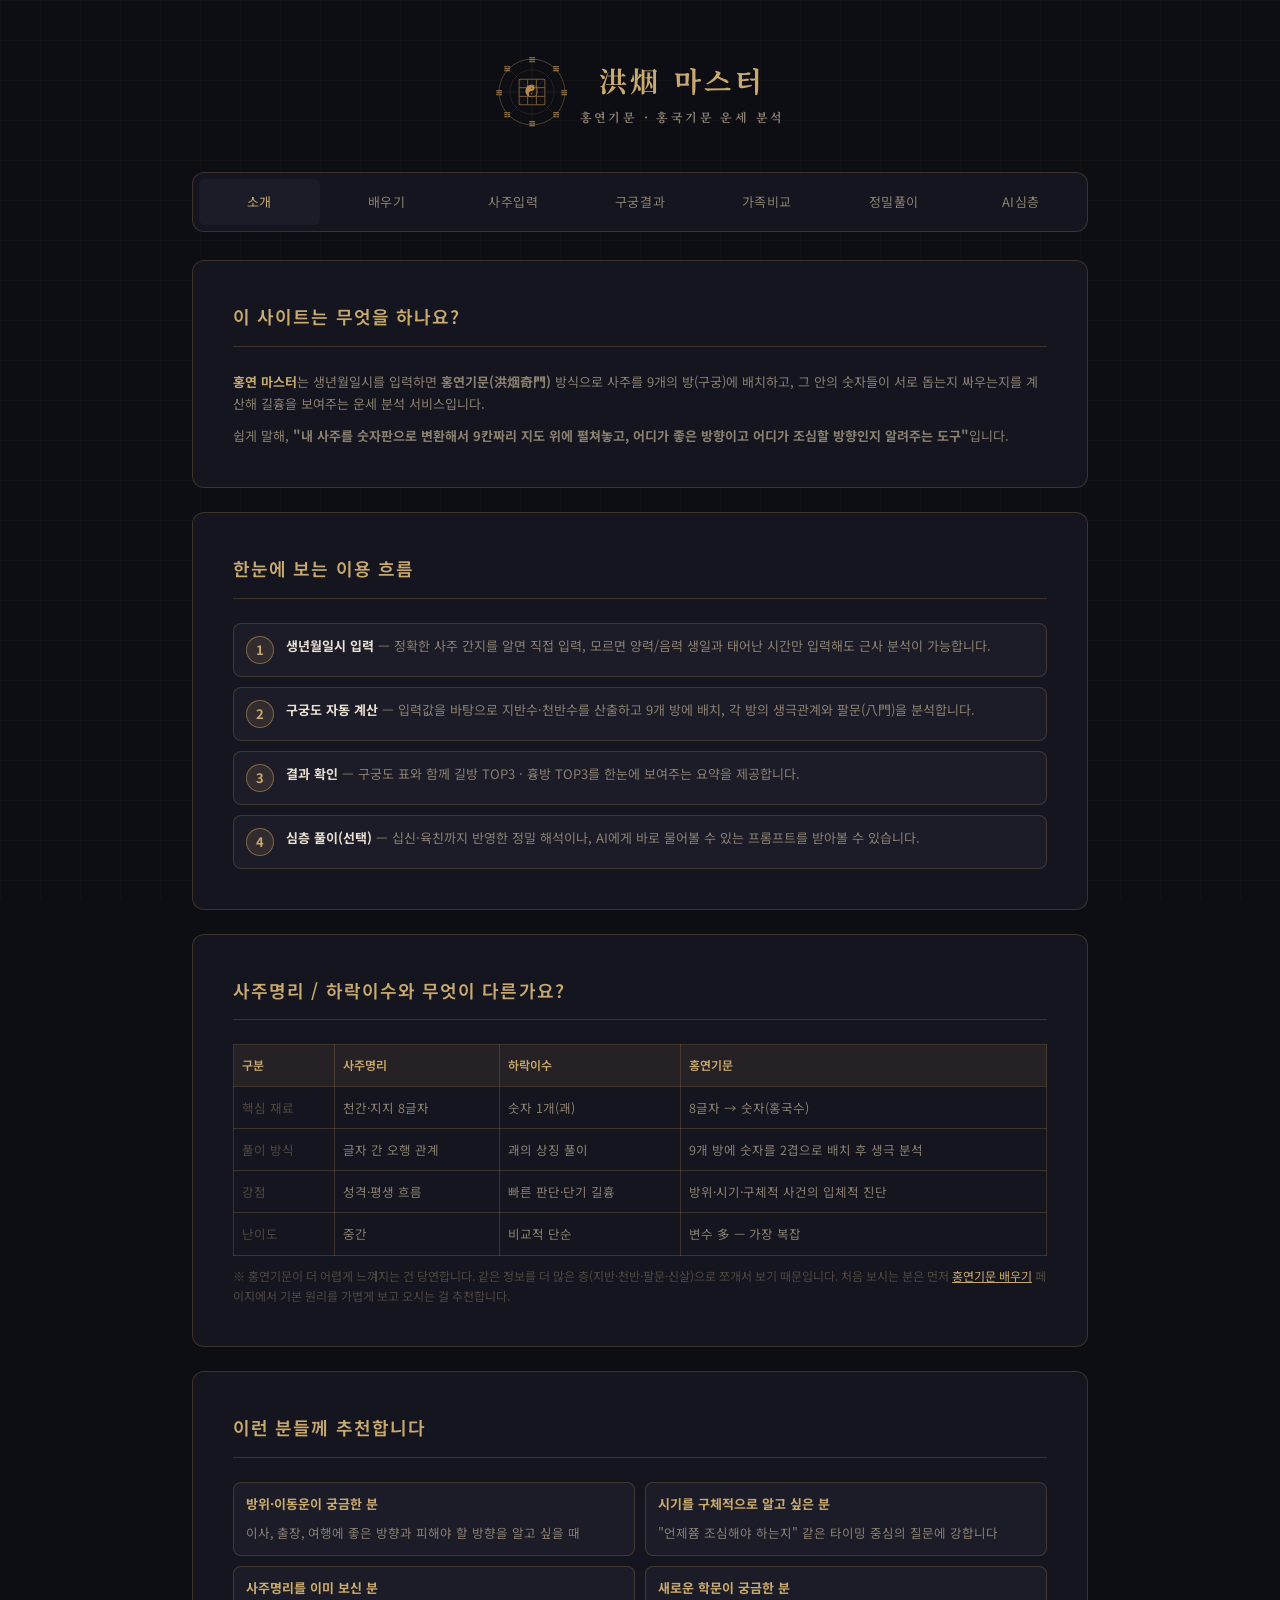
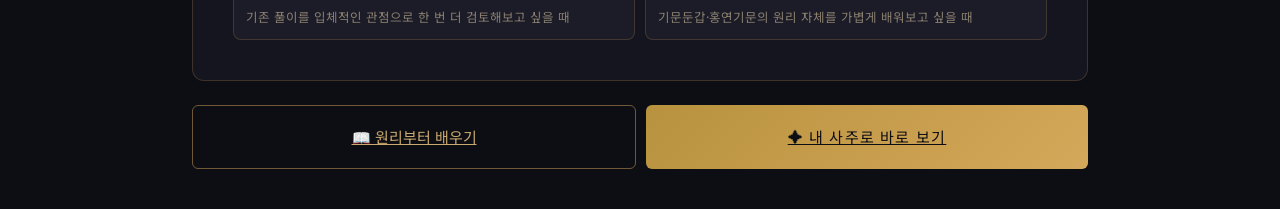
<file: about.html>
<!DOCTYPE html>
<html lang="ko">
<head>
  <meta charset="UTF-8">
  <meta name="viewport" content="width=device-width, initial-scale=1.0">
  <title>이 사이트는 무엇을 하나요? — 홍연 마스터</title>
  <link rel="stylesheet" href="css/style.css">
  <style>
    .about-section { margin-top: 20px; }
    .about-section h3 {
      font-size: 15px; color: var(--gold);
      margin-bottom: 10px; font-weight: 600;
    }
    .about-section p, .about-section li {
      font-size: 13px; color: var(--text-muted);
      line-height: 1.7;
    }
    .about-section p { margin-bottom: 10px; }
    .about-section p:last-child { margin-bottom: 0; }
    .about-section ul { padding-left: 18px; margin: 8px 0 0; }
    .about-section li { margin-bottom: 6px; }

    .compare-table {
      width: 100%; border-collapse: collapse; margin-top: 12px;
      font-size: 12.5px;
    }
    .compare-table th, .compare-table td {
      border: 1px solid var(--border);
      padding: 10px 8px; text-align: left;
      color: var(--text-muted);
    }
    .compare-table th {
      background: rgba(180,140,80,0.10);
      color: var(--gold); font-weight: 600;
      font-size: 12px;
    }
    .compare-table td:first-child { color: var(--text-dim); white-space: nowrap; }

    .step-flow {
      display: flex; flex-direction: column; gap: 10px; margin-top: 14px;
    }
    .step-flow .step {
      display: flex; align-items: flex-start; gap: 12px;
      padding: 12px; border: 1px solid var(--border);
      border-radius: 8px; background: var(--bg-panel);
    }
    .step-flow .num {
      flex-shrink: 0; width: 28px; height: 28px;
      border-radius: 50%; background: rgba(180,140,80,0.15);
      border: 1px solid var(--border-glow); color: var(--gold);
      display: flex; align-items: center; justify-content: center;
      font-size: 13px; font-weight: 700;
    }
    .step-flow .txt { font-size: 13px; color: var(--text-muted); line-height: 1.6; }
    .step-flow .txt b { color: var(--text-main); }

    .cta-row {
      display: flex; gap: 10px; margin-top: 24px; flex-wrap: wrap;
    }
    .cta-row .btn { flex: 1; min-width: 140px; text-align: center; }

    .audience-grid {
      display: grid; grid-template-columns: 1fr 1fr; gap: 10px; margin-top: 12px;
    }
    @media (max-width: 480px) {
      .audience-grid { grid-template-columns: 1fr; }
    }
    .audience-grid .item {
      padding: 12px; border: 1px solid var(--border);
      border-radius: 8px; background: var(--bg-panel);
      font-size: 12.5px; color: var(--text-muted); line-height: 1.6;
    }
    .audience-grid .item b {
      color: var(--gold); display: block; font-size: 13px;
      line-height: 1.4; margin: 0 0 10px 0;
    }
  </style>
</head>
<body>

  <script src="js/header.js"></script>

  <main class="container">
      
    <div class="card">
      <div class="card-title">이 사이트는 무엇을 하나요?</div>
      <div class="about-section">
        <p>
          <b style="color:var(--gold)">홍연 마스터</b>는 생년월일시를 입력하면
          <b>홍연기문(洪烟奇門)</b> 방식으로 사주를 9개의 방(구궁)에 배치하고,
          그 안의 숫자들이 서로 돕는지 싸우는지를 계산해 길흉을 보여주는
          운세 분석 서비스입니다.
        </p>
        <p>
          쉽게 말해, <b>"내 사주를 숫자판으로 변환해서 9칸짜리 지도 위에 펼쳐놓고,
          어디가 좋은 방향이고 어디가 조심할 방향인지 알려주는 도구"</b>입니다.
        </p>
      </div>
    </div>

    <div class="card">
      <div class="card-title">한눈에 보는 이용 흐름</div>
      <div class="step-flow">
        <div class="step">
          <div class="num">1</div>
          <div class="txt"><b>생년월일시 입력</b> — 정확한 사주 간지를 알면 직접 입력,
          모르면 양력/음력 생일과 태어난 시간만 입력해도 근사 분석이 가능합니다.</div>
        </div>
        <div class="step">
          <div class="num">2</div>
          <div class="txt"><b>구궁도 자동 계산</b> — 입력값을 바탕으로 지반수·천반수를
          산출하고 9개 방에 배치, 각 방의 생극관계와 팔문(八門)을 분석합니다.</div>
        </div>
        <div class="step">
          <div class="num">3</div>
          <div class="txt"><b>결과 확인</b> — 구궁도 표와 함께 길방 TOP3 · 흉방 TOP3를
          한눈에 보여주는 요약을 제공합니다.</div>
        </div>
        <div class="step">
          <div class="num">4</div>
          <div class="txt"><b>심층 풀이(선택)</b> — 십신·육친까지 반영한 정밀 해석이나,
          AI에게 바로 물어볼 수 있는 프롬프트를 받아볼 수 있습니다.</div>
        </div>
      </div>
    </div>

    <div class="card">
      <div class="card-title">사주명리 / 하락이수와 무엇이 다른가요?</div>
      <table class="compare-table">
        <tr>
          <th>구분</th>
          <th>사주명리</th>
          <th>하락이수</th>
          <th>홍연기문</th>
        </tr>
        <tr>
          <td>핵심 재료</td>
          <td>천간·지지 8글자</td>
          <td>숫자 1개(괘)</td>
          <td>8글자 → 숫자(홍국수)</td>
        </tr>
        <tr>
          <td>풀이 방식</td>
          <td>글자 간 오행 관계</td>
          <td>괘의 상징 풀이</td>
          <td>9개 방에 숫자를 2겹으로 배치 후 생극 분석</td>
        </tr>
        <tr>
          <td>강점</td>
          <td>성격·평생 흐름</td>
          <td>빠른 판단·단기 길흉</td>
          <td>방위·시기·구체적 사건의 입체적 진단</td>
        </tr>
        <tr>
          <td>난이도</td>
          <td>중간</td>
          <td>비교적 단순</td>
          <td>변수 多 — 가장 복잡</td>
        </tr>
      </table>
      <p style="margin-top:10px; font-size:12px; color:var(--text-dim);">
        ※ 홍연기문이 더 어렵게 느껴지는 건 당연합니다. 같은 정보를 더 많은 층(지반·천반·팔문·신살)으로
        쪼개서 보기 때문입니다. 처음 보시는 분은 먼저 <a href="learn.html" style="color:var(--gold);">홍연기문 배우기</a>
        페이지에서 기본 원리를 가볍게 보고 오시는 걸 추천합니다.
      </p>
    </div>

    <div class="card">
      <div class="card-title">이런 분들께 추천합니다</div>
      <div class="audience-grid">
        <div class="item">
          <b>방위·이동운이 궁금한 분</b>
          이사, 출장, 여행에 좋은 방향과 피해야 할 방향을 알고 싶을 때
        </div>
        <div class="item">
          <b>시기를 구체적으로 알고 싶은 분</b>
          "언제쯈 조심해야 하는지" 같은 타이밍 중심의 질문에 강합니다
        </div>
        <div class="item">
          <b>사주명리를 이미 보신 분</b>
          기존 풀이를 입체적인 관점으로 한 번 더 검토해보고 싶을 때
        </div>
        <div class="item">
          <b>새로운 학문이 궁금한 분</b>
          기문둔갑·홍연기문의 원리 자체를 가볍게 배워보고 싶을 때
        </div>
      </div>
    </div>

    <div class="cta-row" style="margin-bottom: 40px;">
      <a href="learn.html" class="btn btn-secondary">📖 원리부터 배우기</a>
      <a href="index.html" class="btn btn-primary">✦ 내 사주로 바로 보기</a>
    </div>

  </main>

</body>
</html>
</file>
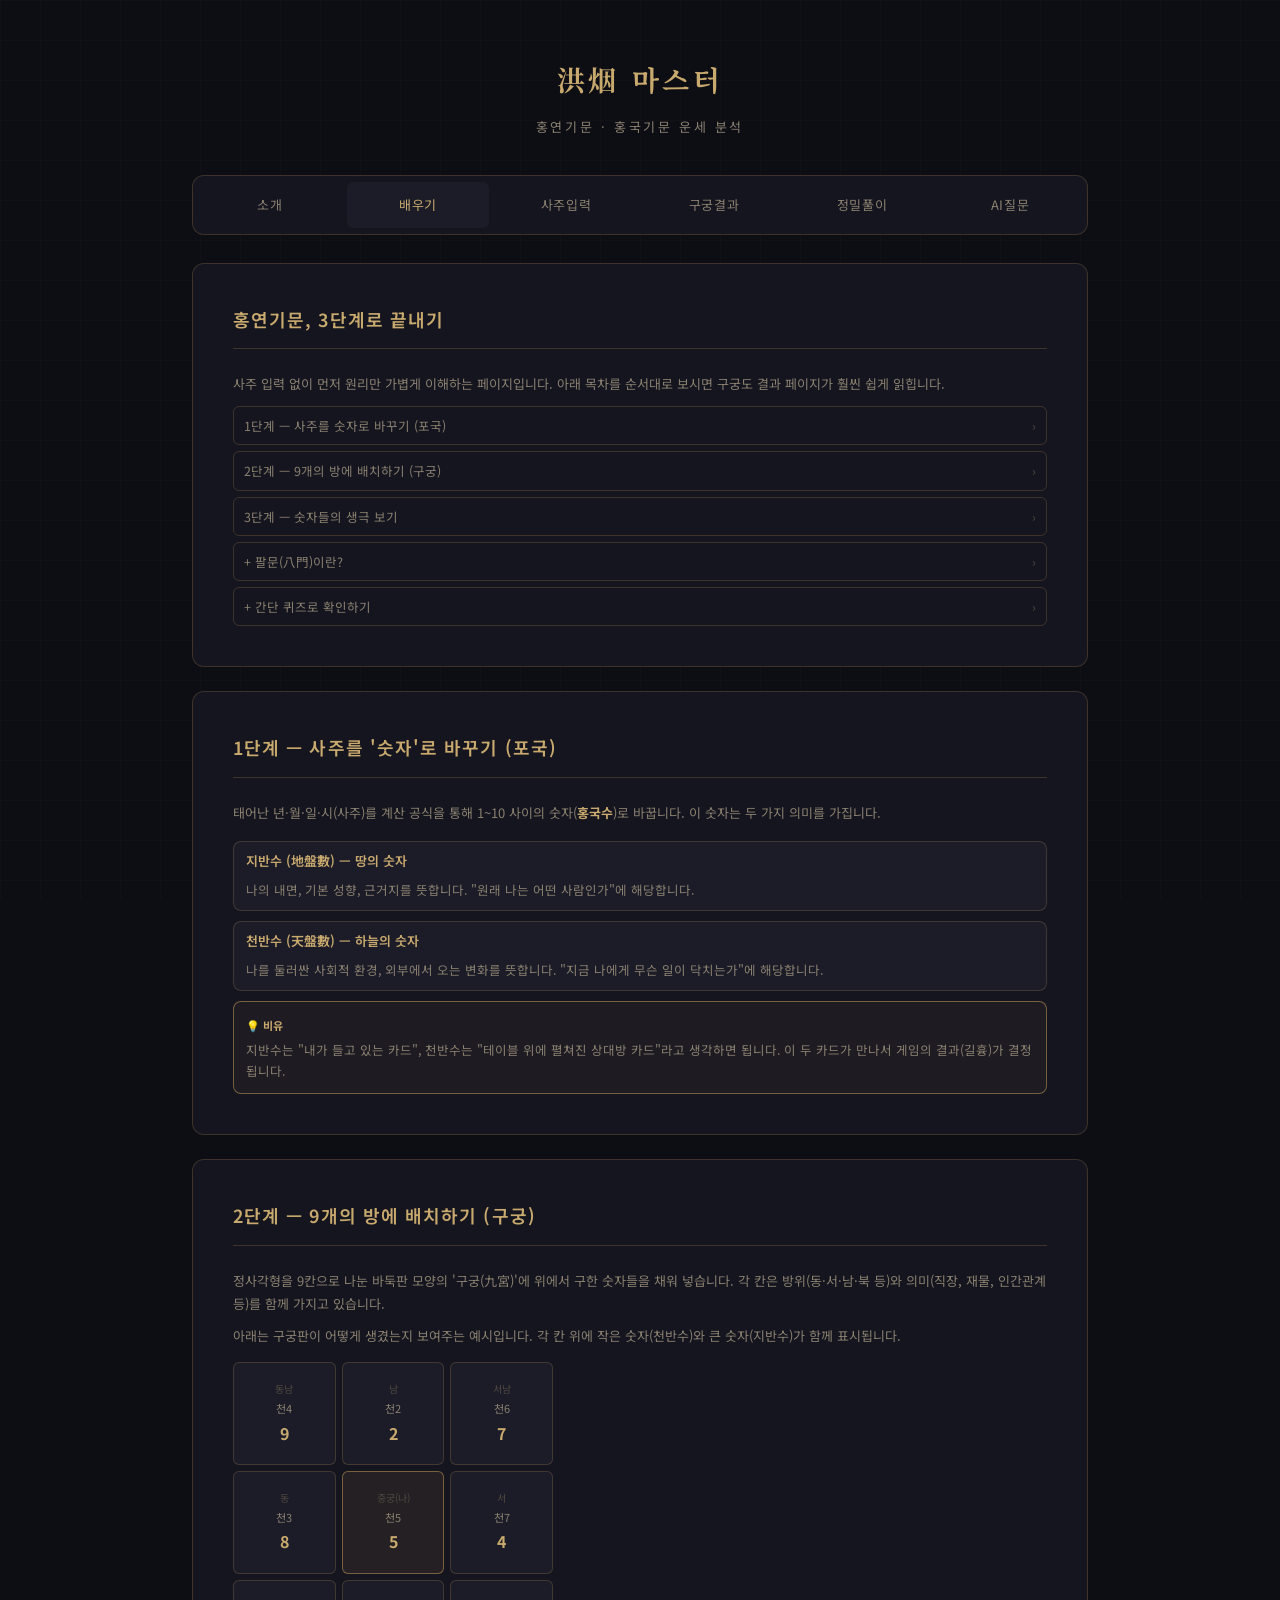
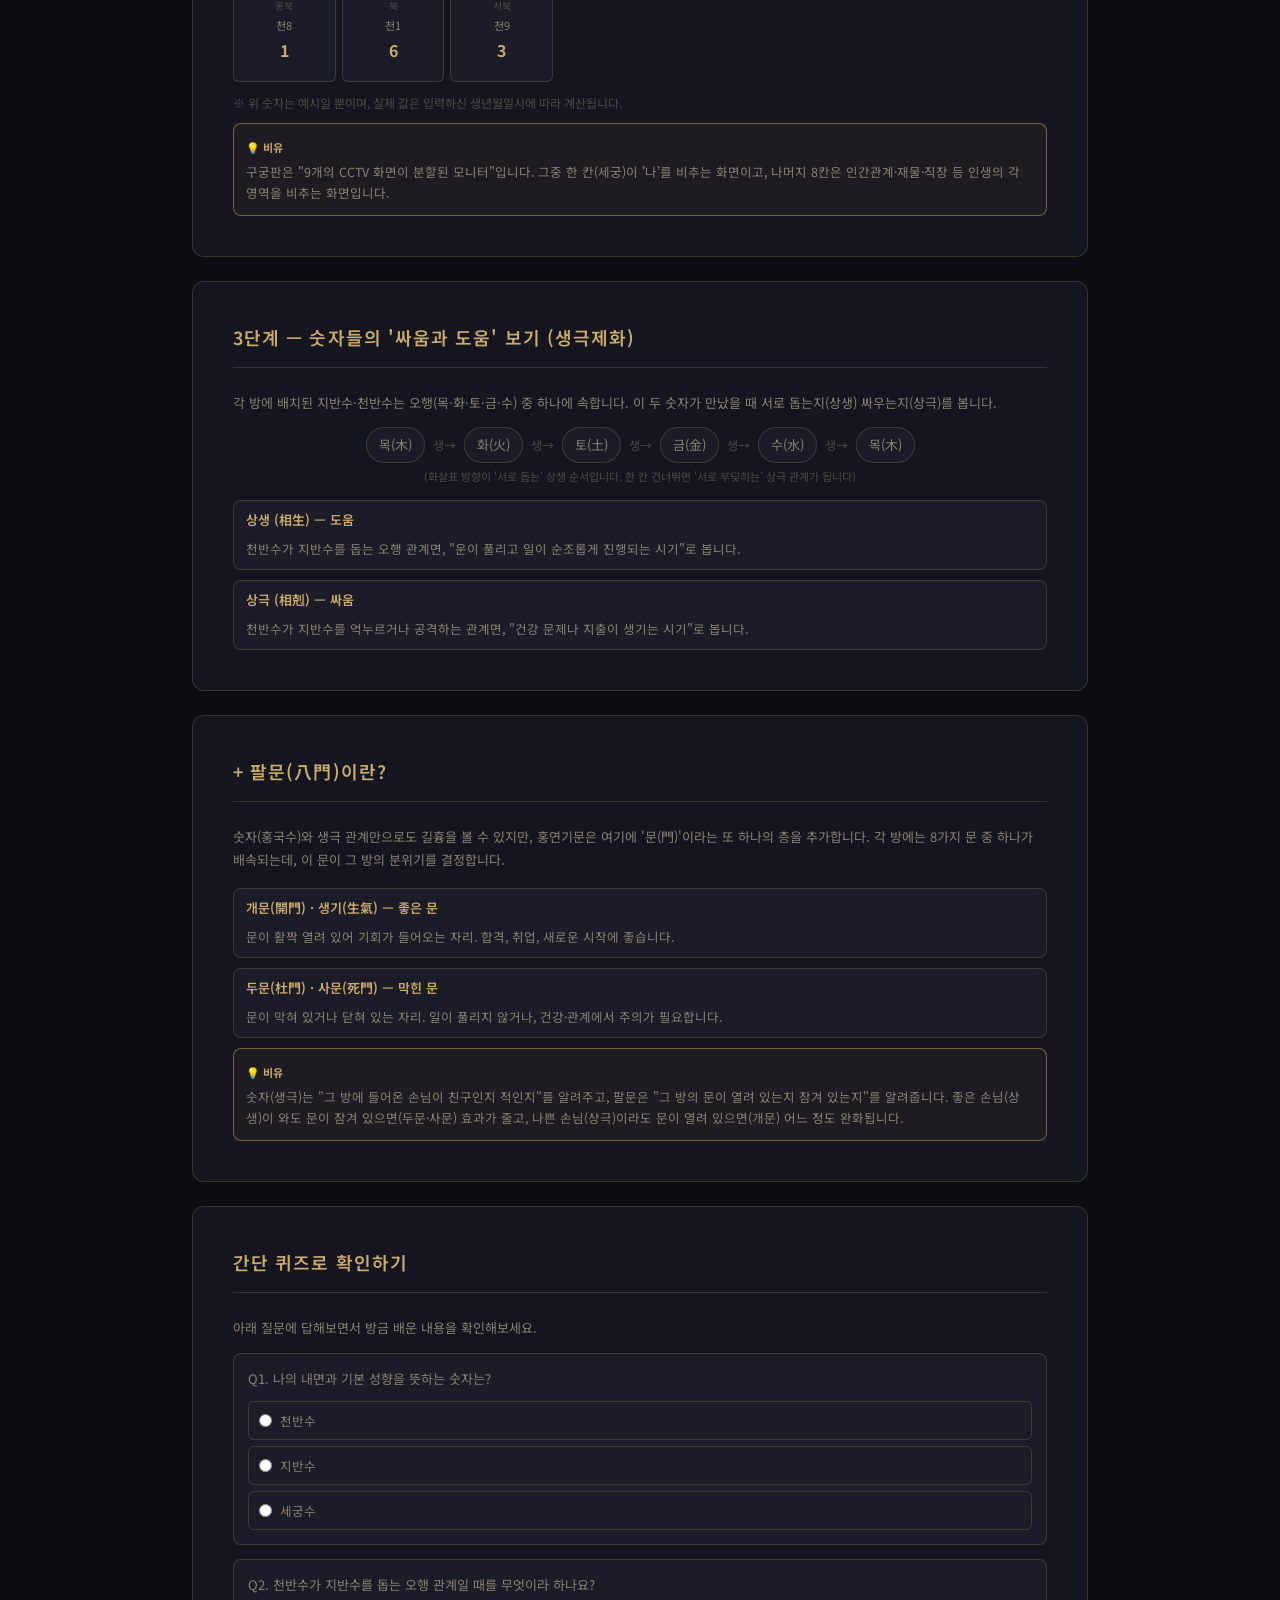
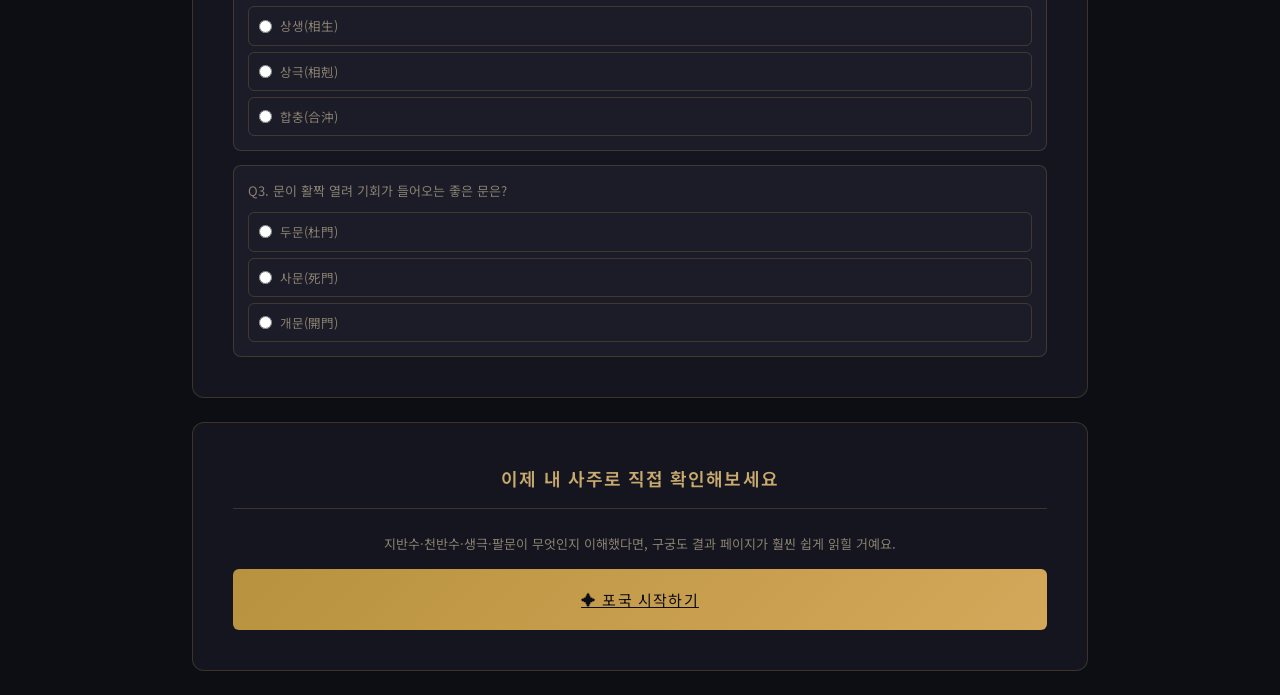
<file: learn.html>
<!DOCTYPE html>
<html lang="ko">
<head>
  <meta charset="UTF-8">
  <meta name="viewport" content="width=device-width, initial-scale=1.0">
  <title>홍연기문 배우기 — 홍연 마스터</title>
  <link rel="stylesheet" href="css/style.css">
  <style>
    .lesson-section { margin-top: 4px; }
    .lesson-section h3 {
      font-size: 15px; color: var(--gold);
      margin-bottom: 10px; font-weight: 600;
      display: flex; align-items: center; gap: 8px;
    }
    .lesson-section h3 .badge {
      display:inline-flex; align-items:center; justify-content:center;
      width:24px; height:24px; border-radius:6px;
      background: rgba(180,140,80,0.15); border:1px solid var(--border-glow);
      color: var(--gold); font-size:12px; font-weight:700;
    }
    .lesson-section p, .lesson-section li {
      font-size: 13px; color: var(--text-muted); line-height: 1.75;
    }
    .lesson-section p { margin-bottom: 10px; }
    .lesson-section p:last-child { margin-bottom: 0; }
    .lesson-section ul { padding-left: 18px; margin: 8px 0 0; }
    .lesson-section li { margin-bottom: 6px; }

    .analogy-box {
      margin-top: 10px; padding: 12px;
      border: 1px solid var(--border-glow);
      border-radius: 8px; background: rgba(180,140,80,0.06);
      font-size: 12.5px; color: var(--text-muted); line-height: 1.7;
    }
    .analogy-box .label {
      display:inline-block; font-size:11px; color: var(--gold);
      font-weight:700; margin-bottom: 4px;
    }

    .term-grid {
      display: grid; grid-template-columns: 1fr; gap: 10px; margin-top: 16px;
    }
    .term-card {
      border: 1px solid var(--border); border-radius: 8px;
      padding: 10px 12px; background: var(--bg-panel);
    }
    .term-card .term-name {
      font-size: 13px; color: var(--gold); font-weight: 600;
      line-height: 1.4; margin: 0 0 10px 0;
    }
    .term-card .term-desc {
      font-size: 12.5px; color: var(--text-muted); line-height: 1.6;
    }

    .gugung-demo {
      display: grid; grid-template-columns: repeat(3, 1fr);
      gap: 6px; margin-top: 14px; max-width: 320px;
    }
    .gugung-demo .cell {
      aspect-ratio: 1; border: 1px solid var(--border);
      border-radius: 6px; background: var(--bg-panel);
      display: flex; flex-direction: column; align-items: center; justify-content: center;
      font-size: 11px; color: var(--text-dim); gap: 2px; padding: 4px;
    }
    .gugung-demo .cell .dir { font-size: 10px; color: var(--text-dim); }
    .gugung-demo .cell .jiban {
      font-size: 16px; font-weight: 700; color: var(--gold);
    }
    .gugung-demo .cell .cheon {
      font-size: 11px; color: var(--text-muted);
    }
    .gugung-demo .cell.center {
      border-color: var(--border-glow);
      background: rgba(180,140,80,0.10);
    }

    .ohaeng-flow {
      display:flex; align-items:center; justify-content:center;
      gap: 8px; margin-top: 12px; flex-wrap: wrap; font-size: 13px;
    }
    .ohaeng-flow .el {
      padding: 6px 12px; border-radius: 999px;
      border: 1px solid var(--border); background: var(--bg-panel);
      color: var(--text-muted);
    }
    .ohaeng-flow .arrow { color: var(--text-dim); font-size: 12px; }

    .quiz-box {
      margin-top: 14px; padding: 14px;
      border: 1px solid var(--border); border-radius: 8px;
      background: var(--bg-panel);
    }
    .quiz-box .q { font-size: 13px; color: var(--text-muted); margin-bottom: 10px; }
    .quiz-options { display: flex; flex-direction: column; gap: 6px; }
    .quiz-options label {
      font-size: 12.5px; color: var(--text-muted);
      padding: 8px 10px; border: 1px solid var(--border);
      border-radius: 6px; cursor: pointer; display: flex; gap: 8px; align-items: center;
      transition: all 0.15s;
    }
    .quiz-options label:hover { border-color: var(--border-glow); }
    .quiz-feedback {
      margin-top: 8px; font-size: 12.5px; padding: 8px 10px;
      border-radius: 6px; display: none;
    }
    .quiz-feedback.correct {
      display:block; background: rgba(120,180,100,0.12);
      color: #9fd89a; border: 1px solid rgba(120,180,100,0.3);
    }
    .quiz-feedback.wrong {
      display:block; background: rgba(200,90,90,0.12);
      color: #e0a0a0; border: 1px solid rgba(200,90,90,0.3);
    }

    .toc-list { display:flex; flex-direction:column; gap:6px; margin-top:10px; }
    .toc-list a {
      font-size: 12.5px; color: var(--text-muted); text-decoration:none;
      padding: 8px 10px; border:1px solid var(--border); border-radius:6px;
      display:flex; justify-content:space-between; align-items:center;
    }
    .toc-list a:hover { border-color: var(--border-glow); color: var(--gold); }
    .toc-list .arrow-r { color: var(--text-dim); }
  </style>
</head>
<body>

  <header class="site-header">
    <a href="index.html" class="logo">洪烟 마스터</a>
    <span class="logo-sub">홍연기문 · 홍국기문 운세 분석</span>
  </header>

  <main class="container">

    <nav class="nav-bar">
      <a href="about.html"   class="nav-item">소개</a>
      <a href="learn.html"   class="nav-item active">배우기</a>
      <a href="index.html"   class="nav-item">사주입력</a>
      <a href="result.html"  class="nav-item">구궁결과</a>
      <a href="premium.html" class="nav-item">정밀풀이</a>
      <a href="prompt.html"  class="nav-item">AI질문</a>
    </nav>

    <div class="card">
      <div class="card-title">홍연기문, 3단계로 끝내기</div>
      <div class="lesson-section">
        <p>
          사주 입력 없이 먼저 원리만 가볍게 이해하는 페이지입니다.
          아래 목차를 순서대로 보시면 구궁도 결과 페이지가 훨씬 쉽게 읽힙니다.
        </p>
        <div class="toc-list">
          <a href="#step1"><span>1단계 — 사주를 숫자로 바꾸기 (포국)</span><span class="arrow-r">›</span></a>
          <a href="#step2"><span>2단계 — 9개의 방에 배치하기 (구궁)</span><span class="arrow-r">›</span></a>
          <a href="#step3"><span>3단계 — 숫자들의 생극 보기</span><span class="arrow-r">›</span></a>
          <a href="#palmun"><span>+ 팔문(八門)이란?</span><span class="arrow-r">›</span></a>
          <a href="#quiz"><span>+ 간단 퀴즈로 확인하기</span><span class="arrow-r">›</span></a>
        </div>
      </div>
    </div>

    <div class="card" id="step1">
      <div class="card-title">1단계 — 사주를 '숫자'로 바꾸기 (포국)</div>
      <div class="lesson-section">
        <p>
          태어난 년·월·일·시(사주)를 계산 공식을 통해 1~10 사이의 숫자(<b style="color:var(--gold)">홍국수</b>)로
          바꿉니다. 이 숫자는 두 가지 의미를 가집니다.
        </p>
        <div class="term-grid">
          <div class="term-card">
            <div class="term-name">지반수 (地盤數) — 땅의 숫자</div>
            <div class="term-desc">나의 내면, 기본 성향, 근거지를 뜻합니다. "원래 나는 어떤 사람인가"에 해당합니다.</div>
          </div>
          <div class="term-card">
            <div class="term-name">천반수 (天盤數) — 하늘의 숫자</div>
            <div class="term-desc">나를 둘러싼 사회적 환경, 외부에서 오는 변화를 뜻합니다. "지금 나에게 무슨 일이 닥치는가"에 해당합니다.</div>
          </div>
        </div>
        <div class="analogy-box">
          <span class="label">💡 비유</span><br>
          지반수는 "내가 들고 있는 카드", 천반수는 "테이블 위에 펼쳐진 상대방 카드"라고 생각하면 됩니다.
          이 두 카드가 만나서 게임의 결과(길흉)가 결정됩니다.
        </div>
      </div>
    </div>

    <div class="card" id="step2">
      <div class="card-title">2단계 — 9개의 방에 배치하기 (구궁)</div>
      <div class="lesson-section">
        <p>
          정사각형을 9칸으로 나눈 바둑판 모양의 '구궁(九宮)'에 위에서 구한 숫자들을 채워 넣습니다.
          각 칸은 방위(동·서·남·북 등)와 의미(직장, 재물, 인간관계 등)를 함께 가지고 있습니다.
        </p>
        <p>
          아래는 구궁판이 어떻게 생겼는지 보여주는 예시입니다. 각 칸 위에 작은 숫자(천반수)와
          큰 숫자(지반수)가 함께 표시됩니다.
        </p>
        <div class="gugung-demo">
          <div class="cell"><span class="dir">동남</span><span class="cheon">천4</span><span class="jiban">9</span></div>
          <div class="cell"><span class="dir">남</span><span class="cheon">천2</span><span class="jiban">2</span></div>
          <div class="cell"><span class="dir">서남</span><span class="cheon">천6</span><span class="jiban">7</span></div>
          <div class="cell"><span class="dir">동</span><span class="cheon">천3</span><span class="jiban">8</span></div>
          <div class="cell center"><span class="dir">중궁(나)</span><span class="cheon">천5</span><span class="jiban">5</span></div>
          <div class="cell"><span class="dir">서</span><span class="cheon">천7</span><span class="jiban">4</span></div>
          <div class="cell"><span class="dir">동북</span><span class="cheon">천8</span><span class="jiban">1</span></div>
          <div class="cell"><span class="dir">북</span><span class="cheon">천1</span><span class="jiban">6</span></div>
          <div class="cell"><span class="dir">서북</span><span class="cheon">천9</span><span class="jiban">3</span></div>
        </div>
        <p style="margin-top:10px; font-size:12px; color:var(--text-dim);">
          ※ 위 숫자는 예시일 뿐이며, 실제 값은 입력하신 생년월일시에 따라 계산됩니다.
        </p>
        <div class="analogy-box">
          <span class="label">💡 비유</span><br>
          구궁판은 "9개의 CCTV 화면이 분할된 모니터"입니다. 그중 한 칸(세궁)이 '나'를 비추는 화면이고,
          나머지 8칸은 인간관계·재물·직장 등 인생의 각 영역을 비추는 화면입니다.
        </div>
      </div>
    </div>

    <div class="card" id="step3">
      <div class="card-title">3단계 — 숫자들의 '싸움과 도움' 보기 (생극제화)</div>
      <div class="lesson-section">
        <p>
          각 방에 배치된 지반수·천반수는 오행(목·화·토·금·수) 중 하나에 속합니다.
          이 두 숫자가 만났을 때 서로 돕는지(상생) 싸우는지(상극)를 봅니다.
        </p>
        <div class="ohaeng-flow">
          <span class="el">목(木)</span><span class="arrow">생→</span>
          <span class="el">화(火)</span><span class="arrow">생→</span>
          <span class="el">토(土)</span><span class="arrow">생→</span>
          <span class="el">금(金)</span><span class="arrow">생→</span>
          <span class="el">수(水)</span><span class="arrow">생→</span>
          <span class="el">목(木)</span>
        </div>
        <p style="text-align:center; font-size:11px; color:var(--text-dim); margin-top:4px;">
          (화살표 방향이 '서로 돕는' 상생 순서입니다. 한 칸 건너뛰면 '서로 부딪히는' 상극 관계가 됩니다)
        </p>
        <div class="term-grid" style="margin-top:14px;">
          <div class="term-card">
            <div class="term-name">상생 (相生) — 도움</div>
            <div class="term-desc">천반수가 지반수를 돕는 오행 관계면, "운이 풀리고 일이 순조롭게 진행되는 시기"로 봅니다.</div>
          </div>
          <div class="term-card">
            <div class="term-name">상극 (相剋) — 싸움</div>
            <div class="term-desc">천반수가 지반수를 억누르거나 공격하는 관계면, "건강 문제나 지출이 생기는 시기"로 봅니다.</div>
          </div>
        </div>
      </div>
    </div>

    <div class="card" id="palmun">
      <div class="card-title">+ 팔문(八門)이란?</div>
      <div class="lesson-section">
        <p>
          숫자(홍국수)와 생극 관계만으로도 길흉을 볼 수 있지만, 홍연기문은 여기에
          '문(門)'이라는 또 하나의 층을 추가합니다. 각 방에는 8가지 문 중 하나가 배속되는데,
          이 문이 그 방의 분위기를 결정합니다.
        </p>
        <div class="term-grid">
          <div class="term-card">
            <div class="term-name">개문(開門) · 생기(生氣) — 좋은 문</div>
            <div class="term-desc">문이 활짝 열려 있어 기회가 들어오는 자리. 합격, 취업, 새로운 시작에 좋습니다.</div>
          </div>
          <div class="term-card">
            <div class="term-name">두문(杜門) · 사문(死門) — 막힌 문</div>
            <div class="term-desc">문이 막혀 있거나 닫혀 있는 자리. 일이 풀리지 않거나, 건강·관계에서 주의가 필요합니다.</div>
          </div>
        </div>
        <div class="analogy-box">
          <span class="label">💡 비유</span><br>
          숫자(생극)는 "그 방에 들어온 손님이 친구인지 적인지"를 알려주고,
          팔문은 "그 방의 문이 열려 있는지 잠겨 있는지"를 알려줍니다.
          좋은 손님(상생)이 와도 문이 잠겨 있으면(두문·사문) 효과가 줄고,
          나쁜 손님(상극)이라도 문이 열려 있으면(개문) 어느 정도 완화됩니다.
        </div>
      </div>
    </div>

    <div class="card" id="quiz">
      <div class="card-title">간단 퀴즈로 확인하기</div>
      <div class="lesson-section">
        <p>아래 질문에 답해보면서 방금 배운 내용을 확인해보세요.</p>

        <div class="quiz-box">
          <div class="q">Q1. 나의 내면과 기본 성향을 뜻하는 숫자는?</div>
          <div class="quiz-options" data-quiz="q1">
            <label><input type="radio" name="q1" value="wrong"> 천반수</label>
            <label><input type="radio" name="q1" value="correct"> 지반수</label>
            <label><input type="radio" name="q1" value="wrong"> 세궁수</label>
          </div>
          <div class="quiz-feedback" data-feedback="q1"></div>
        </div>

        <div class="quiz-box">
          <div class="q">Q2. 천반수가 지반수를 돕는 오행 관계일 때를 무엇이라 하나요?</div>
          <div class="quiz-options" data-quiz="q2">
            <label><input type="radio" name="q2" value="correct"> 상생(相生)</label>
            <label><input type="radio" name="q2" value="wrong"> 상극(相剋)</label>
            <label><input type="radio" name="q2" value="wrong"> 합충(合沖)</label>
          </div>
          <div class="quiz-feedback" data-feedback="q2"></div>
        </div>

        <div class="quiz-box">
          <div class="q">Q3. 문이 활짝 열려 기회가 들어오는 좋은 문은?</div>
          <div class="quiz-options" data-quiz="q3">
            <label><input type="radio" name="q3" value="wrong"> 두문(杜門)</label>
            <label><input type="radio" name="q3" value="wrong"> 사문(死門)</label>
            <label><input type="radio" name="q3" value="correct"> 개문(開門)</label>
          </div>
          <div class="quiz-feedback" data-feedback="q3"></div>
        </div>
      </div>
    </div>

    <div class="card" style="text-align:center;">
      <div class="card-title" style="justify-content:center;">이제 내 사주로 직접 확인해보세요</div>
      <p style="font-size:13px; color:var(--text-muted); margin-bottom:14px;">
        지반수·천반수·생극·팔문이 무엇인지 이해했다면,
        구궁도 결과 페이지가 훨씬 쉽게 읽힐 거예요.
      </p>
      <a href="index.html" class="btn btn-primary">✦ 포국 시작하기</a>
    </div>

  </main>

  <script>
    document.querySelectorAll('.quiz-options').forEach(group => {
      const quizName = group.dataset.quiz;
      const feedback = document.querySelector(`[data-feedback="${quizName}"]`);
      group.querySelectorAll('input[type="radio"]').forEach(input => {
        input.addEventListener('change', () => {
          feedback.classList.remove('correct', 'wrong');
          if (input.value === 'correct') {
            feedback.textContent = '✅ 정답입니다!';
            feedback.classList.add('correct');
          } else {
            feedback.textContent = '❌ 다시 한번 생각해보세요.';
            feedback.classList.add('wrong');
          }
        });
      });
    });
  </script>
</body>
</html>
</file>
<file: css/style.css>
/* =====================================================
   style.css — 홍연 마스터 공통 스타일
   동양적 신비감 + 현대적 미니멀 디자인
   ===================================================== */

/* ── 폰트 ───────────────────────────────────────── */
@import url('https://fonts.googleapis.com/css2?family=Noto+Serif+KR:wght@400;600;700&family=Noto+Sans+KR:wght@300;400;500&display=swap');

/* ── CSS 변수 ────────────────────────────────────── */
:root {
  --bg-deep:     #0d0d14;
  --bg-card:     #15151f;
  --bg-panel:    #1c1c28;
  --border:      rgba(180, 140, 80, 0.25);
  --border-glow: rgba(180, 140, 80, 0.6);
  --gold:        #c8a96e;
  --gold-light:  #e8cfa0;
  --text-main:   #e8e0d0;
  --text-muted:  #8a8070;
  --text-dim:    #504840;
  --red-gil:     #d94f3d;
  --blue-흉:     #3d7abf;
  --green-mid:   #4a8c5c;
  --radius:      12px;
  --radius-sm:   6px;
  --transition:  0.25s ease;
}

/* ── 기본 리셋 ───────────────────────────────────── */
*, *::before, *::after { box-sizing: border-box; margin: 0; padding: 0; }

html { font-size: 16px; scroll-behavior: smooth; }

body {
  background-color: var(--bg-deep);
  color: var(--text-main);
  font-family: 'Noto Sans KR', sans-serif;
  font-weight: 400;
  line-height: 1.7;
  min-height: 100vh;
}

/* ── 배경 패턴 (팔괘 느낌의 미묘한 격자) ────────── */
body::before {
  content: "";
  position: fixed;
  inset: 0;
  background-image:
    linear-gradient(rgba(180,140,80,0.03) 1px, transparent 1px),
    linear-gradient(90deg, rgba(180,140,80,0.03) 1px, transparent 1px);
  background-size: 40px 40px;
  pointer-events: none;
  z-index: 0;
}

/* ── 레이아웃 ────────────────────────────────────── */
.container {
  max-width: 960px;
  margin: 0 auto;
  padding: 0 32px;
  position: relative;
  z-index: 1;
}

/* ── 헤더 ────────────────────────────────────────── */
.site-header {
  text-align: center;
  padding: 56px 20px 36px;
}

.site-header .logo {
  font-family: 'Noto Serif KR', serif;
  font-size: 28px;
  font-weight: 700;
  color: var(--gold);
  letter-spacing: 0.12em;
  display: block;
  margin-bottom: 8px;
  text-decoration: none;
  transition: color var(--transition);
}

.site-header .logo:hover {
  color: var(--gold-light);
}

.site-header .logo-sub {
  font-size: 13px;
  color: var(--text-muted);
  letter-spacing: 0.2em;
  text-transform: uppercase;
}

/* ── 카드 ────────────────────────────────────────── */
.card {
  background: var(--bg-card);
  border: 1px solid var(--border);
  border-radius: var(--radius);
  padding: 40px;
  margin-bottom: 24px;
}

.card-title {
  font-size: 18px;
  font-weight: 600;
  color: var(--gold);
  letter-spacing: 0.06em;
  margin-bottom: 24px;
  padding-bottom: 14px;
  border-bottom: 1px solid var(--border);
}

/* ── 폼 요소 ─────────────────────────────────────── */
.form-group {
  margin-bottom: 22px;
}

.form-label {
  display: block;
  font-size: 13px;
  color: var(--text-muted);
  letter-spacing: 0.1em;
  margin-bottom: 10px;
}

.form-input, .form-select {
  width: 100%;
  background: var(--bg-panel);
  border: 1px solid var(--border);
  border-radius: var(--radius-sm);
  padding: 12px 14px;
  color: var(--text-main);
  font-size: 15px;
  outline: none;
  transition: border-color var(--transition);
  appearance: none;
}

.form-input:focus, .form-select:focus {
  border-color: var(--border-glow);
}

.form-row {
  display: grid;
  grid-template-columns: 1fr 1fr;
  gap: 16px;
  margin-bottom: 22px;
}

/* ── 버튼 ────────────────────────────────────────── */
.btn {
  display: inline-flex;
  align-items: center;
  justify-content: center;
  gap: 8px;
  border: none;
  border-radius: var(--radius-sm);
  cursor: pointer;
  font-size: 15px;
  padding: 18px 28px;
  transition: all var(--transition);
  width: 100%;
}

.btn-primary {
  background: linear-gradient(135deg, #b8923e, #d4a85a);
  color: #0d0d14;
  letter-spacing: 0.08em;
}

.btn-primary:hover {
  background: linear-gradient(135deg, #c8a24e, #e4b86a);
  transform: translateY(-1px);
}

.btn-secondary {
  background: transparent;
  border: 1px solid var(--border-glow);
  color: var(--gold);
}

.btn-secondary:hover {
  background: rgba(180, 140, 80, 0.08);
}

.btn-copy {
  background: var(--bg-panel);
  border: 1px solid var(--border);
  color: var(--text-muted);
  font-size: 13px;
  padding: 10px 16px;
  width: auto;
}

.btn-copy:hover { color: var(--text-main); border-color: var(--border-glow); }

/* ── 구궁도 그리드 ───────────────────────────────── */
.gugung-grid {
  display: grid;
  grid-template-columns: repeat(3, 1fr);
  grid-template-rows: repeat(3, 1fr);
  gap: 6px;
  aspect-ratio: 1;
  margin: 24px 0;
}

.gung-cell {
  background: var(--bg-panel);
  border: 1px solid var(--border);
  border-radius: var(--radius-sm);
  padding: 28px 8px 10px;
  text-align: center;
  cursor: pointer;
  transition: all var(--transition);
  display: flex;
  flex-direction: column;
  align-items: center;
  justify-content: flex-start;
  gap: 3px;
  position: relative;
  min-height: 130px;
}

.gung-cell:hover {
  border-color: var(--border-glow);
  background: rgba(180,140,80,0.04);
}

/* 세궁(주인공 방) 강조 */
.gung-cell.is-segung {
  border: 2px solid var(--gold);
  background: rgba(180,140,80,0.06);
  box-shadow: 0 0 18px rgba(200, 169, 110, 0.18);
}

/* 한자 — 좌상단 워터마크 */
.gung-cell .gung-hanja {
  font-family: 'Noto Serif KR', serif;
  font-size: 15px;
  color: rgba(200,169,110,0.28);
  position: absolute;
  top: 7px;
  left: 8px;
  line-height: 1;
}

/* 방위 */
.gung-cell .gung-name {
  font-size: 10px;
  color: var(--text-muted);
  letter-spacing: 0.06em;
}

/* 지반수 */
.gung-cell .gung-num {
  font-family: 'Noto Serif KR', serif;
  font-size: 24px;
  color: var(--text-main);
  font-weight: 600;
  line-height: 1.1;
}

/* 천반수 */
.gung-cell .gung-cheonban {
  font-size: 11px;
  color: var(--gold);
}

/* 키워드 */
.gung-cell .gung-keyword {
  font-size: 10px;
  color: var(--text-muted);
  letter-spacing: 0.02em;
  line-height: 1.35;
  margin-top: 3px;
  opacity: 0.85;
  word-break: keep-all;
}

.gung-cell .score-badge {
  position: absolute;
  top: 5px;
  right: 5px;
  font-size: 10px;
  padding: 2px 5px;
  border-radius: 4px;
  font-weight: 500;
}

/* ── 상세 패널 ── */
.detail-gung-life {
  font-size: 13px;
  color: var(--text-main);
  line-height: 1.8;
  padding: 10px 12px;
  background: rgba(180,140,80,0.05);
  border-left: 2px solid rgba(180,140,80,0.4);
  border-radius: 0 4px 4px 0;
}
.detail-relation-desc {
  font-size: 13px;
  color: var(--text-muted);
  line-height: 1.75;
}

.badge-대길 { background: rgba(74, 140, 92, 0.2); color: #6dbf87; }
.badge-길   { background: rgba(74, 110, 180, 0.2); color: #7aacdf; }
.badge-중   { background: rgba(140, 120, 60, 0.2); color: #c8a96e; }
.badge-보통 { background: rgba(100, 100, 100, 0.2); color: #aaa; }
.badge-흉   { background: rgba(180, 60, 50, 0.2); color: #e07060; }

/* ── 점수 바 ─────────────────────────────────────── */
.score-bar-wrap {
  background: var(--bg-panel);
  border-radius: 4px;
  height: 6px;
  overflow: hidden;
}

.score-bar {
  height: 100%;
  border-radius: 4px;
  transition: width 0.8s ease;
}

.score-bar.high  { background: linear-gradient(90deg, #4a8c5c, #6dbf87); }
.score-bar.mid   { background: linear-gradient(90deg, #8a7a2e, #c8a96e); }
.score-bar.low   { background: linear-gradient(90deg, #8b3020, #d94f3d); }

/* ── 프리미엄 잠금 오버레이 ──────────────────────── */
.lock-overlay {
  position: relative;
  overflow: hidden;
}

.lock-overlay::after {
  content: "🔒 결제 후 확인";
  position: absolute;
  inset: 0;
  background: rgba(13, 13, 20, 0.85);
  display: flex;
  align-items: center;
  justify-content: center;
  font-size: 13px;
  color: var(--gold);
  backdrop-filter: blur(4px);
  cursor: pointer;
  border-radius: var(--radius-sm);
}

/* ── 프롬프트 박스 ───────────────────────────────── */
.prompt-box {
  background: var(--bg-panel);
  border: 1px solid var(--border);
  border-radius: var(--radius-sm);
  padding: 16px;
  font-family: 'Noto Sans KR', sans-serif;
  font-size: 13px;
  line-height: 1.9;
  color: var(--text-muted);
  white-space: pre-wrap;
  max-height: 320px;
  overflow-y: auto;
  margin-bottom: 12px;
}

/* ── 알림 토스트 ─────────────────────────────────── */
.toast {
  position: fixed;
  bottom: 24px;
  left: 50%;
  transform: translateX(-50%) translateY(80px);
  background: var(--bg-panel);
  border: 1px solid var(--border-glow);
  border-radius: var(--radius-sm);
  padding: 12px 22px;
  font-size: 13px;
  color: var(--gold-light);
  opacity: 0;
  transition: all 0.3s ease;
  z-index: 9999;
  pointer-events: none;
}

.toast.show {
  opacity: 1;
  transform: translateX(-50%) translateY(0);
}

/* ── 네비게이션 ──────────────────────────────────── */
.nav-bar {
  display: flex;
  gap: 6px;
  background: var(--bg-card);
  border: 1px solid var(--border);
  border-radius: var(--radius);
  padding: 6px;
  margin-bottom: 28px;
  overflow-x: auto;
  -webkit-overflow-scrolling: touch;
  scrollbar-width: none;
}

.nav-bar::-webkit-scrollbar { display: none; }

.nav-item {
  flex: 1;
  flex-shrink: 0;
  text-align: center;
  padding: 12px 8px;
  border-radius: var(--radius-sm);
  font-size: 13px;
  color: var(--text-muted);
  text-decoration: none;
  transition: all var(--transition);
  letter-spacing: 0.04em;
  white-space: nowrap;
}

.nav-item.active, .nav-item:hover {
  background: var(--bg-panel);
  color: var(--gold);
}

/* ── 반응형 ──────────────────────────────────────── */
@media (max-width: 1024px) {
  .container { max-width: 760px; padding: 0 24px; }
}

@media (max-width: 720px) {
  .container { padding: 0 20px; }
  .card { padding: 28px 22px; }
  .site-header .logo { font-size: 24px; }
}

@media (max-width: 480px) {
  .site-header { padding: 32px 16px 24px; }
  .site-header .logo { font-size: 20px; }
  .card { padding: 20px 16px; }
  .form-row { grid-template-columns: 1fr; }
  .gung-cell .gung-num { font-size: 18px; }
  .nav-item { font-size: 12px; padding: 10px 12px; min-width: 64px; }
}

/* ── 유틸리티 ────────────────────────────────────── */
.text-gold   { color: var(--gold); }
.text-muted  { color: var(--text-muted); }
.text-sm     { font-size: 13px; }
.text-xs     { font-size: 11px; }
.mt-8  { margin-top: 8px; }
.mt-16 { margin-top: 16px; }
.mb-8  { margin-bottom: 8px; }
.mb-16 { margin-bottom: 16px; }
.serif { font-family: 'Noto Serif KR', serif; }

/* ── 길흉 요약 리스트 ────────────────────────────── */
.summary-list { list-style: none; }

.summary-list li {
  display: flex;
  align-items: flex-start;
  gap: 12px;
  padding: 14px 0;
  border-bottom: 1px solid rgba(255,255,255,0.05);
}

.summary-list li:last-child { border-bottom: none; }

.summary-rank {
  font-family: 'Noto Serif KR', serif;
  color: var(--gold);
  font-size: 15px;
  min-width: 20px;
  padding-top: 2px;
  flex-shrink: 0;
}

.summary-item-body {
  display: flex;
  flex-direction: column;
  gap: 5px;
  flex: 1;
}

.summary-item-header {
  display: flex;
  align-items: center;
  gap: 6px;
  flex-wrap: wrap;
}

.summary-item-name {
  font-family: 'Noto Serif KR', serif;
  font-size: 14px;
  color: var(--text-main);
  font-weight: 600;
}

.summary-item-dir {
  font-size: 11px;
  color: var(--text-muted);
  letter-spacing: 0.05em;
}

.summary-item-desc {
  font-size: 13px;
  color: var(--text-main);
  line-height: 1.65;
}

.summary-item-detail {
  display: flex;
  gap: 7px;
  font-size: 12px;
  color: var(--text-muted);
  line-height: 1.7;
  padding: 8px 12px;
  background: rgba(255, 255, 255, 0.025);
  border-left: 2px solid rgba(180, 140, 80, 0.35);
  border-radius: 0 4px 4px 0;
  margin-top: 2px;
}

.summary-item-detail-arrow {
  color: var(--gold);
  opacity: 0.6;
  flex-shrink: 0;
  margin-top: 1px;
}

/* ── 팔문(八門) 뱃지 ─────────────────────────────── */
.palmun-badge {
  font-size: 9px;
  letter-spacing: 0.03em;
  padding: 1px 5px;
  border-radius: 3px;
  margin-top: 2px;
  font-weight: 500;
  white-space: nowrap;
}
.palmun-gil  { background: rgba(74,140,92,0.18);  color: #6dbf87; border: 1px solid rgba(74,140,92,0.3); }
.palmun-mid  { background: rgba(140,120,60,0.18); color: #c8a96e; border: 1px solid rgba(140,120,60,0.3); }
.palmun-흉  { background: rgba(180,60,50,0.18);  color: #e07060; border: 1px solid rgba(180,60,50,0.3); }
</file>
